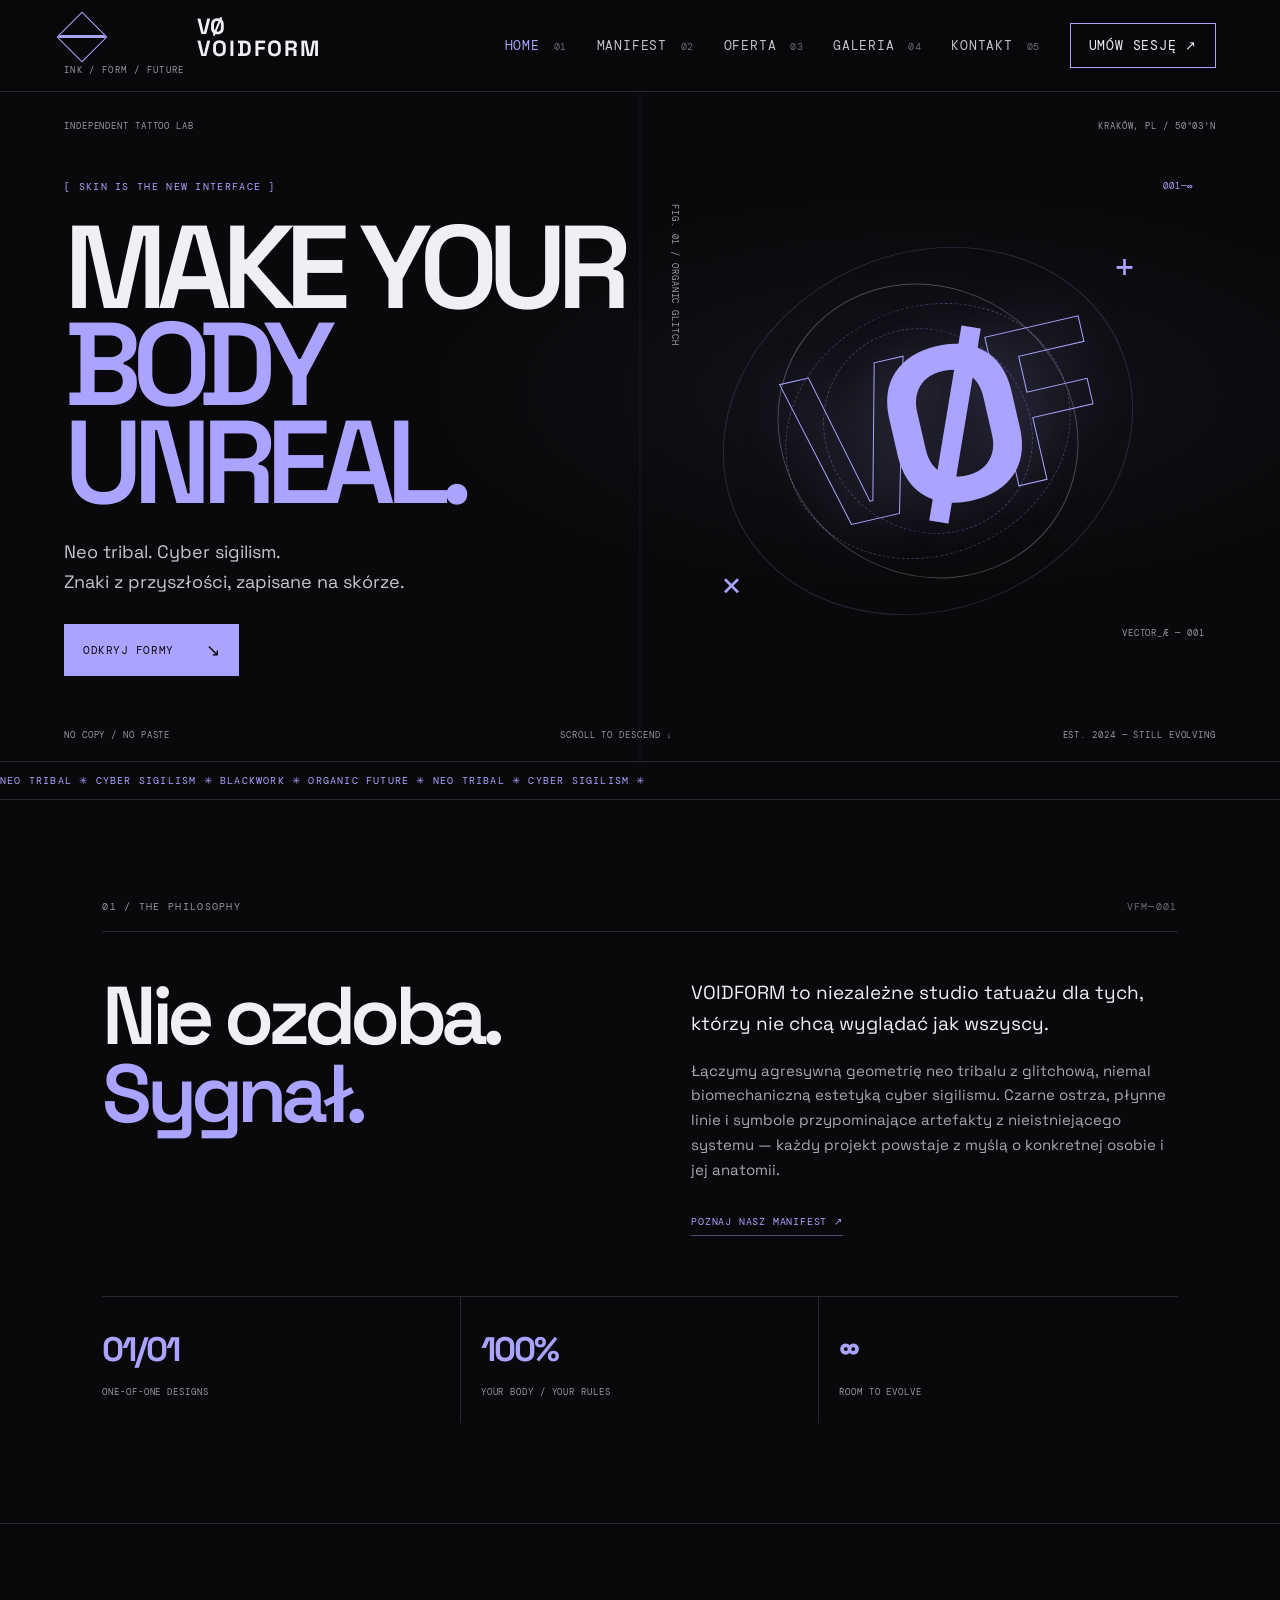
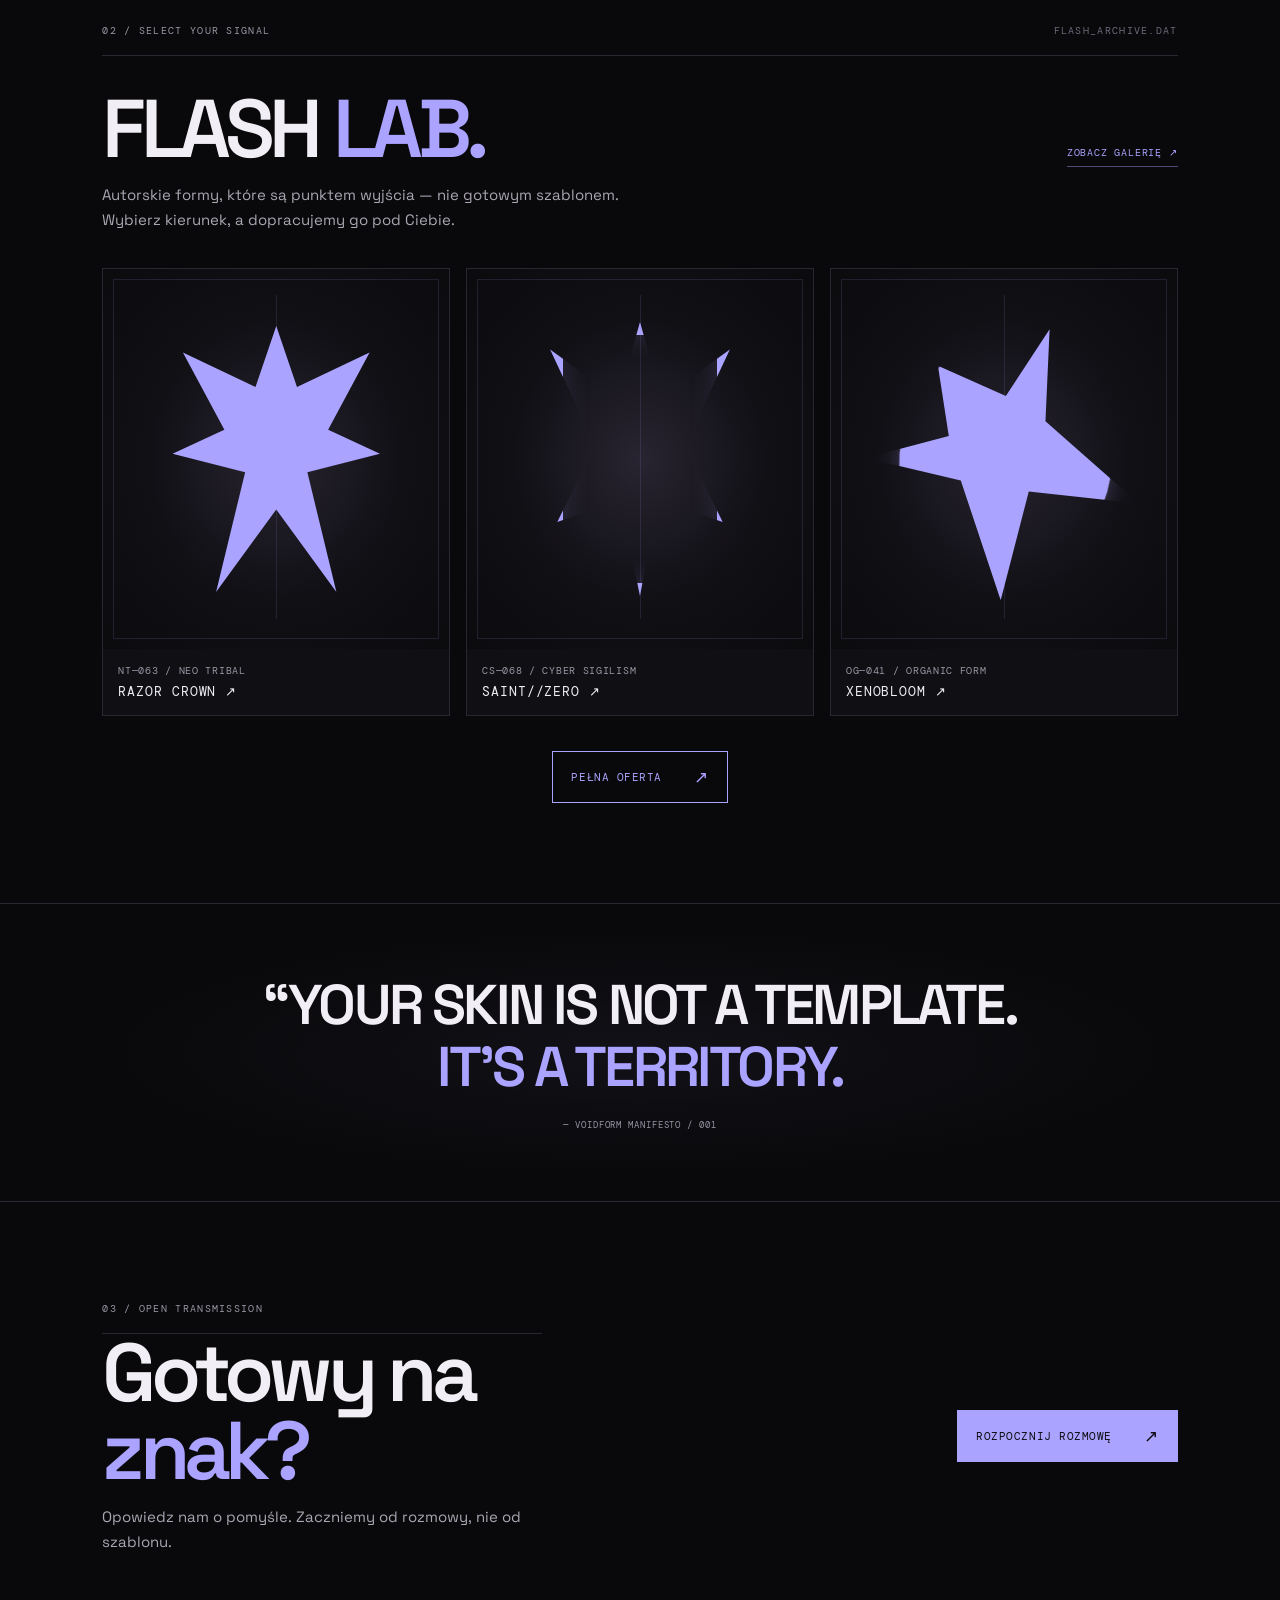
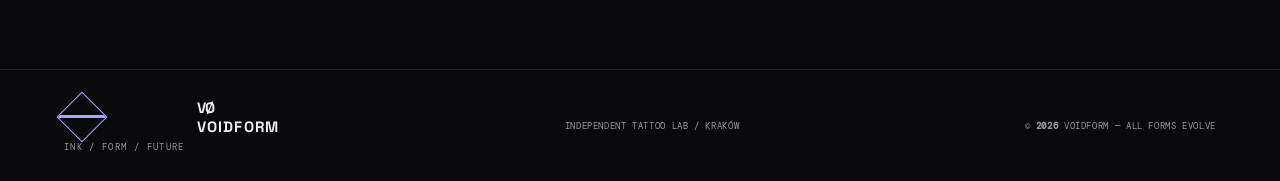
<file: index.html>
<!DOCTYPE html>
<html lang="pl">
<head>
  <meta charset="UTF-8"><meta name="viewport" content="width=device-width, initial-scale=1">
  <meta name="theme-color" content="#09090b">
  <meta name="description" content="VOIDFORM — niezależne studio tatuażu. Neo tribal, cyber sigilism i autorskie formy.">
  <title>VOIDFORM® — Tattoo Lab</title><link rel="stylesheet" href="style.css">
</head>
<body>
<header class="site-header">
  <a class="brand" href="index.html" aria-label="VOIDFORM strona główna">VØ<span>VOIDFORM</span><small>INK / FORM / FUTURE</small></a>
  <button class="menu-toggle" aria-label="Otwórz menu" aria-expanded="false">☰</button>
  <nav class="nav"><a class="active" href="index.html">Home <i>01</i></a><a href="about.html">Manifest <i>02</i></a><a href="offer.html">Oferta <i>03</i></a><a href="gallery.html">Galeria <i>04</i></a><a href="contact.html">Kontakt <i>05</i></a><a class="nav-cta" href="contact.html">Umów sesję ↗</a></nav>
</header>
<main>
  <section class="hero">
    <div class="hero-meta"><span>INDEPENDENT TATTOO LAB</span><span>KRAKÓW, PL / 50°03'N</span></div>
    <div class="hero-copy"><p class="eyebrow">[ SKIN IS THE NEW INTERFACE ]</p><h1>MAKE YOUR<br><em>BODY UNREAL.</em></h1><p class="hero-sub">Neo tribal. Cyber sigilism.<br>Znaki z przyszłości, zapisane na skórze.</p><a class="button" href="offer.html">Odkryj formy <span>↘</span></a></div>
    <div class="hero-art" aria-label="Abstrakcyjna grafika inspirowana neo tribal">
      <div class="orbit orbit-one"></div><div class="orbit orbit-two"></div><div class="sigil">V<span>Ø</span>F</div><div class="art-cross cross-one">+</div><div class="art-cross cross-two">×</div><div class="art-label label-a">FIG. 01 / ORGANIC GLITCH</div><div class="art-label label-b">VECTOR_Æ — 001</div><div class="art-index">001—∞</div>
    </div>
    <div class="hero-bottom"><span>NO COPY / NO PASTE</span><span>SCROLL TO DESCEND ↓</span><span>EST. 2024 — STILL EVOLVING</span></div>
  </section>
  <div class="ticker"><div>NEO TRIBAL ✳ CYBER SIGILISM ✳ BLACKWORK ✳ ORGANIC FUTURE ✳ NEO TRIBAL ✳ CYBER SIGILISM ✳</div></div>
  <section class="section philosophy">
    <div class="section-code">01 / THE PHILOSOPHY <span>VFM—001</span></div>
    <div class="two-col"><h2>Nie ozdoba.<br><em>Sygnał.</em></h2><div><p class="lead">VOIDFORM to niezależne studio tatuażu dla tych, którzy nie chcą wyglądać jak wszyscy.</p><p>Łączymy agresywną geometrię neo tribalu z glitchową, niemal biomechaniczną estetyką cyber sigilismu. Czarne ostrza, płynne linie i symbole przypominające artefakty z nieistniejącego systemu — każdy projekt powstaje z myślą o konkretnej osobie i jej anatomii.</p><a class="text-link" href="about.html">Poznaj nasz manifest ↗</a></div></div>
    <div class="stat-row"><div><strong>01/01</strong><span>ONE-OF-ONE DESIGNS</span></div><div><strong>100%</strong><span>YOUR BODY / YOUR RULES</span></div><div><strong>∞</strong><span>ROOM TO EVOLVE</span></div></div>
  </section>
  <section class="section featured">
    <div class="section-code">02 / SELECT YOUR SIGNAL <span>FLASH_ARCHIVE.DAT</span></div><div class="section-heading"><h2>FLASH <em>LAB.</em></h2><a class="text-link" href="gallery.html">Zobacz galerię ↗</a></div>
    <p class="section-intro">Autorskie formy, które są punktem wyjścia — nie gotowym szablonem. Wybierz kierunek, a dopracujemy go pod Ciebie.</p>
    <div class="art-grid">
      <a class="art-card art-card-a" href="gallery.html"><div class="artwork artwork-razor"><span></span></div><div class="card-meta"><span>NT—063 / NEO TRIBAL</span><b>RAZOR CROWN ↗</b></div></a>
      <a class="art-card art-card-b" href="gallery.html"><div class="artwork artwork-sigil"><span></span></div><div class="card-meta"><span>CS—068 / CYBER SIGILISM</span><b>SAINT//ZERO ↗</b></div></a>
      <a class="art-card art-card-c" href="gallery.html"><div class="artwork artwork-organic"><span></span></div><div class="card-meta"><span>OG—041 / ORGANIC FORM</span><b>XENOBLOOM ↗</b></div></a>
    </div>
    <div class="center"><a class="button button-ghost" href="offer.html">Pełna oferta <span>↗</span></a></div>
  </section>
  <section class="manifest-band"><span>“YOUR SKIN IS NOT A TEMPLATE.</span><strong>IT'S A TERRITORY.</strong><small>— VOIDFORM MANIFESTO / 001</small></section>
  <section class="section contact-strip"><div><div class="section-code">03 / OPEN TRANSMISSION</div><h2>Gotowy na<br><em>znak?</em></h2><p>Opowiedz nam o pomyśle. Zaczniemy od rozmowy, nie od szablonu.</p></div><a class="button" href="contact.html">Rozpocznij rozmowę <span>↗</span></a></section>
</main>
<footer class="footer"><a class="brand" href="index.html">VØ<span>VOIDFORM</span><small>INK / FORM / FUTURE</small></a><span>INDEPENDENT TATTOO LAB / KRAKÓW</span><span>© <b class="year"></b> VOIDFORM — ALL FORMS EVOLVE</span></footer>
<script src="script.js"></script></body></html>
</file>
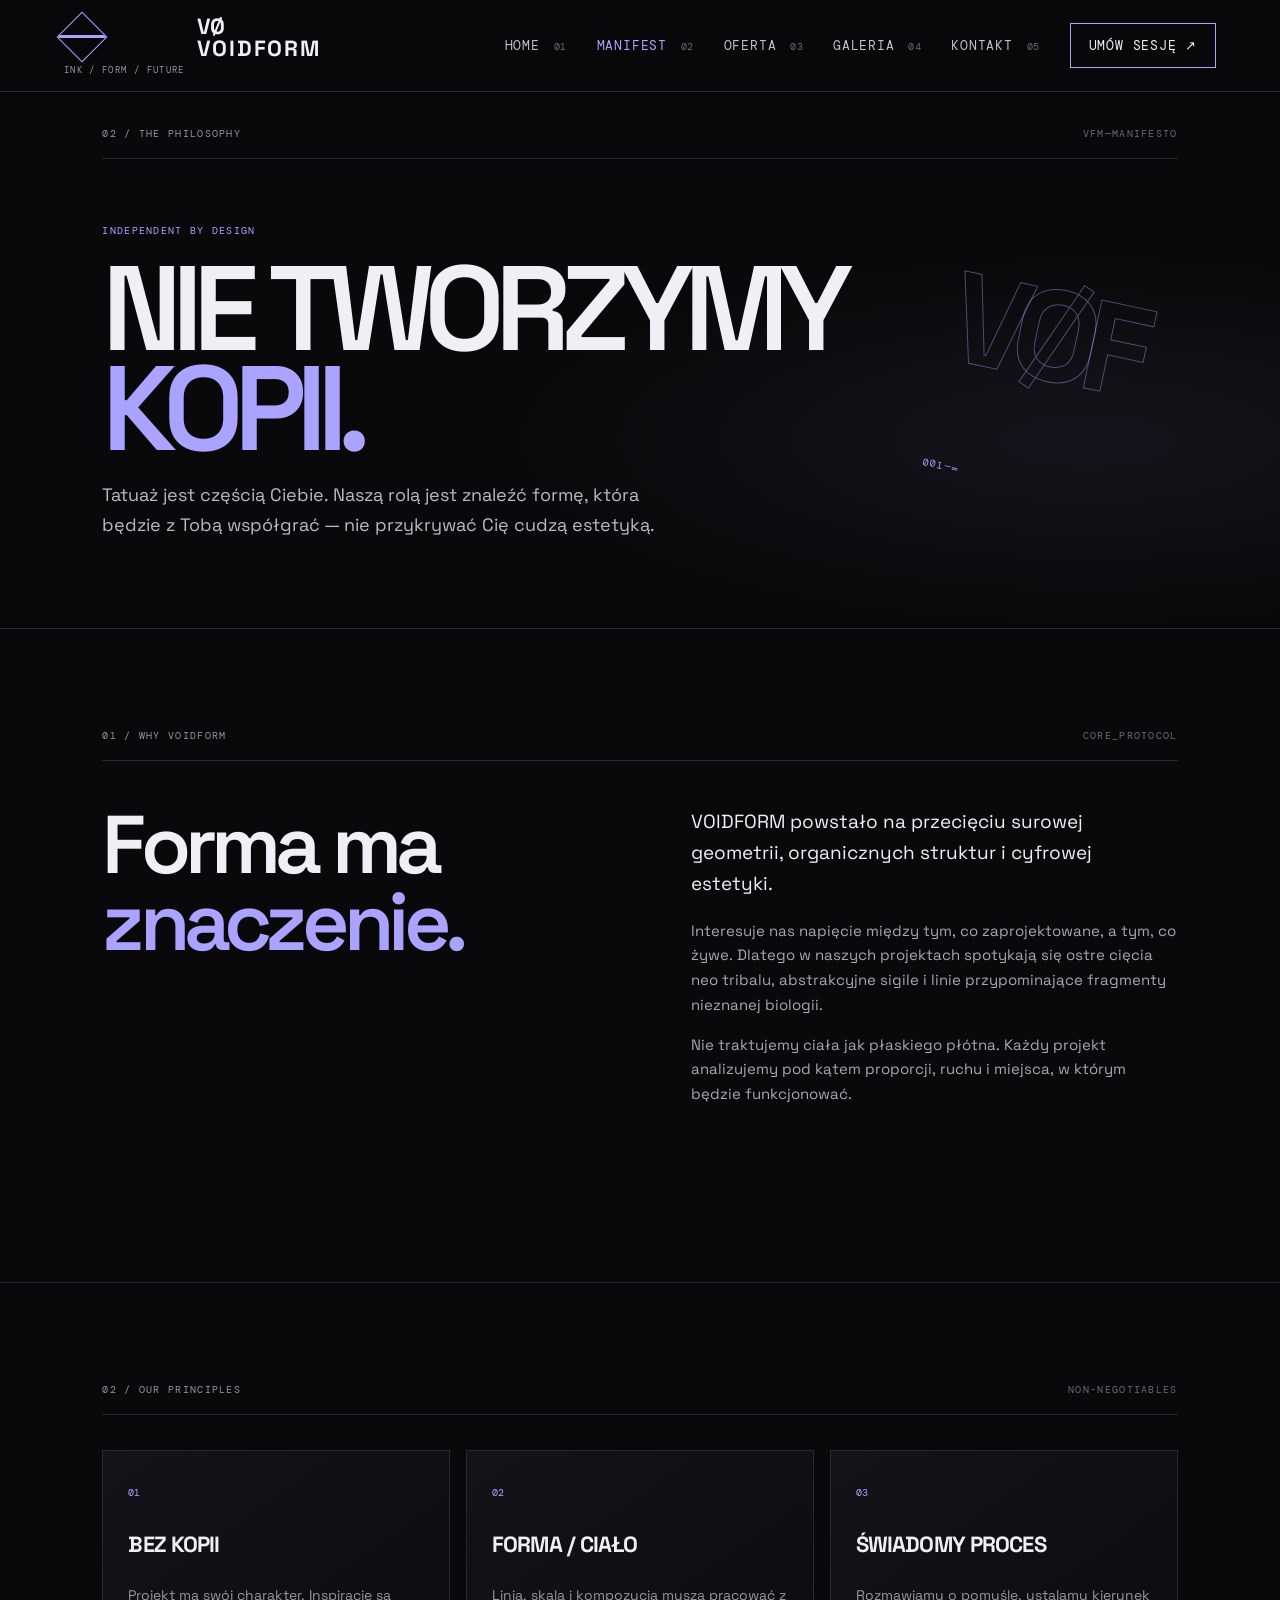
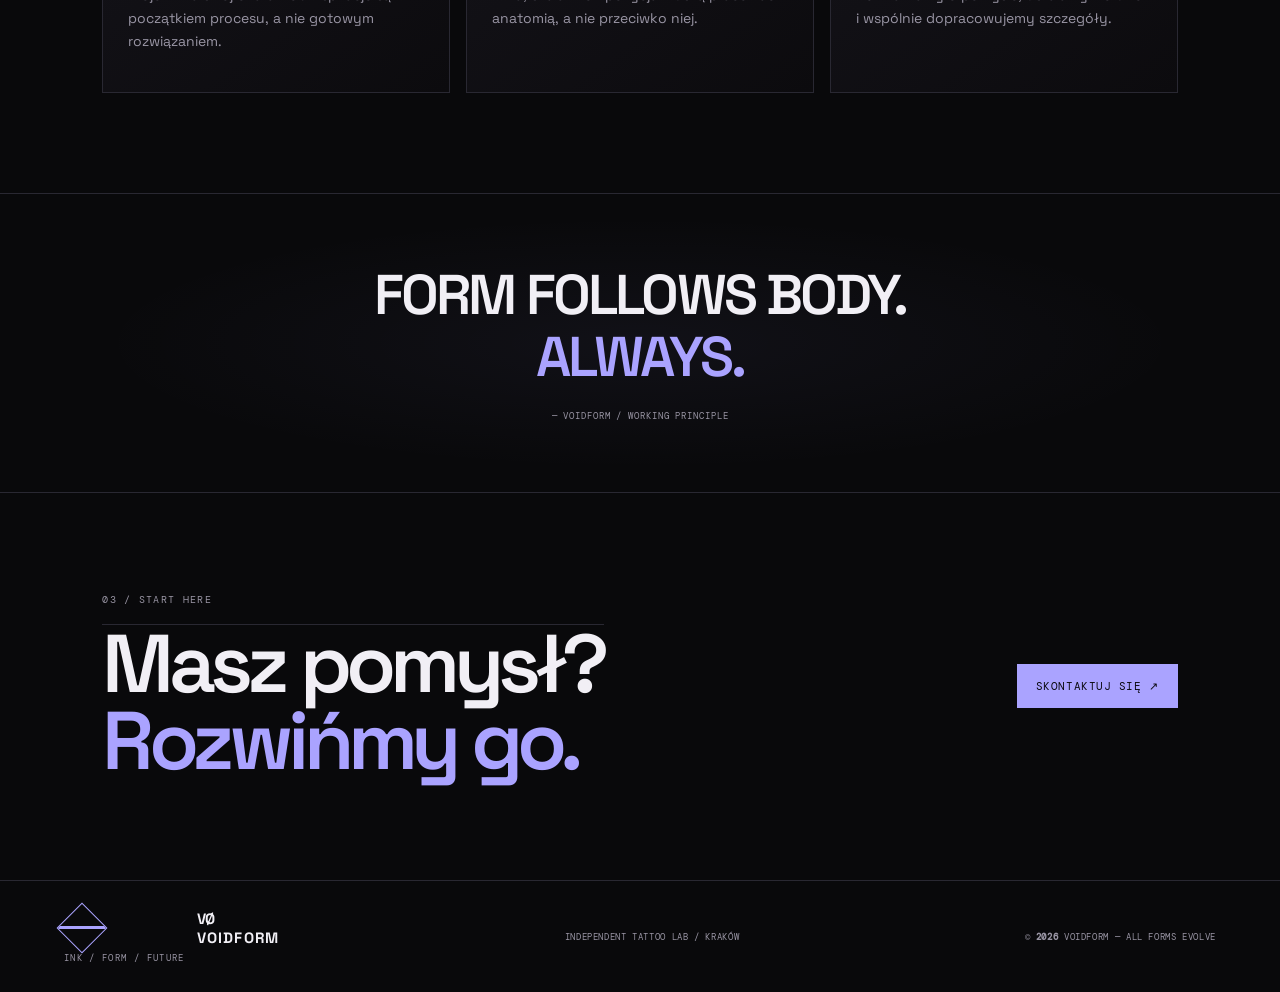
<file: about.html>
<!DOCTYPE html>
<html lang="pl"><head><meta charset="UTF-8"><meta name="viewport" content="width=device-width, initial-scale=1"><meta name="theme-color" content="#09090b"><title>Manifest — VOIDFORM®</title><link rel="stylesheet" href="style.css"></head>
<body><header class="site-header"><a class="brand" href="index.html">VØ<span>VOIDFORM</span><small>INK / FORM / FUTURE</small></a><button class="menu-toggle" aria-label="Otwórz menu" aria-expanded="false">☰</button><nav class="nav"><a href="index.html">Home <i>01</i></a><a class="active" href="about.html">Manifest <i>02</i></a><a href="offer.html">Oferta <i>03</i></a><a href="gallery.html">Galeria <i>04</i></a><a href="contact.html">Kontakt <i>05</i></a><a class="nav-cta" href="contact.html">Umów sesję ↗</a></nav></header>
<main><section class="page-hero"><div class="section-code">02 / THE PHILOSOPHY <span>VFM—MANIFESTO</span></div><p class="eyebrow">INDEPENDENT BY DESIGN</p><h1>NIE TWORZYMY<br><em>KOPII.</em></h1><p class="page-lead">Tatuaż jest częścią Ciebie. Naszą rolą jest znaleźć formę, która będzie z Tobą współgrać — nie przykrywać Cię cudzą estetyką.</p><div class="page-hero-mark">VØF<br><small>001—∞</small></div></section>
<section class="section"><div class="section-code">01 / WHY VOIDFORM <span>CORE_PROTOCOL</span></div><div class="two-col"><h2>Forma ma<br><em>znaczenie.</em></h2><div><p class="lead">VOIDFORM powstało na przecięciu surowej geometrii, organicznych struktur i cyfrowej estetyki.</p><p>Interesuje nas napięcie między tym, co zaprojektowane, a tym, co żywe. Dlatego w naszych projektach spotykają się ostre cięcia neo tribalu, abstrakcyjne sigile i linie przypominające fragmenty nieznanej biologii.</p><p>Nie traktujemy ciała jak płaskiego płótna. Każdy projekt analizujemy pod kątem proporcji, ruchu i miejsca, w którym będzie funkcjonować.</p></div></div></section>
<section class="section values"><div class="section-code">02 / OUR PRINCIPLES <span>NON-NEGOTIABLES</span></div><div class="value-grid"><article><span>01</span><h3>BEZ KOPII</h3><p>Projekt ma swój charakter. Inspiracje są początkiem procesu, a nie gotowym rozwiązaniem.</p></article><article><span>02</span><h3>FORMA / CIAŁO</h3><p>Linia, skala i kompozycja muszą pracować z anatomią, a nie przeciwko niej.</p></article><article><span>03</span><h3>ŚWIADOMY PROCES</h3><p>Rozmawiamy o pomyśle, ustalamy kierunek i wspólnie dopracowujemy szczegóły.</p></article></div></section>
<section class="manifest-band"><span>FORM FOLLOWS BODY.</span><strong>ALWAYS.</strong><small>— VOIDFORM / WORKING PRINCIPLE</small></section>
<section class="section contact-strip"><div><div class="section-code">03 / START HERE</div><h2>Masz pomysł?<br><em>Rozwińmy go.</em></h2></div><a class="button" href="contact.html">Skontaktuj się ↗</a></section></main>
<footer class="footer"><a class="brand" href="index.html">VØ<span>VOIDFORM</span><small>INK / FORM / FUTURE</small></a><span>INDEPENDENT TATTOO LAB / KRAKÓW</span><span>© <b class="year"></b> VOIDFORM — ALL FORMS EVOLVE</span></footer><script src="script.js"></script></body></html>
</file>
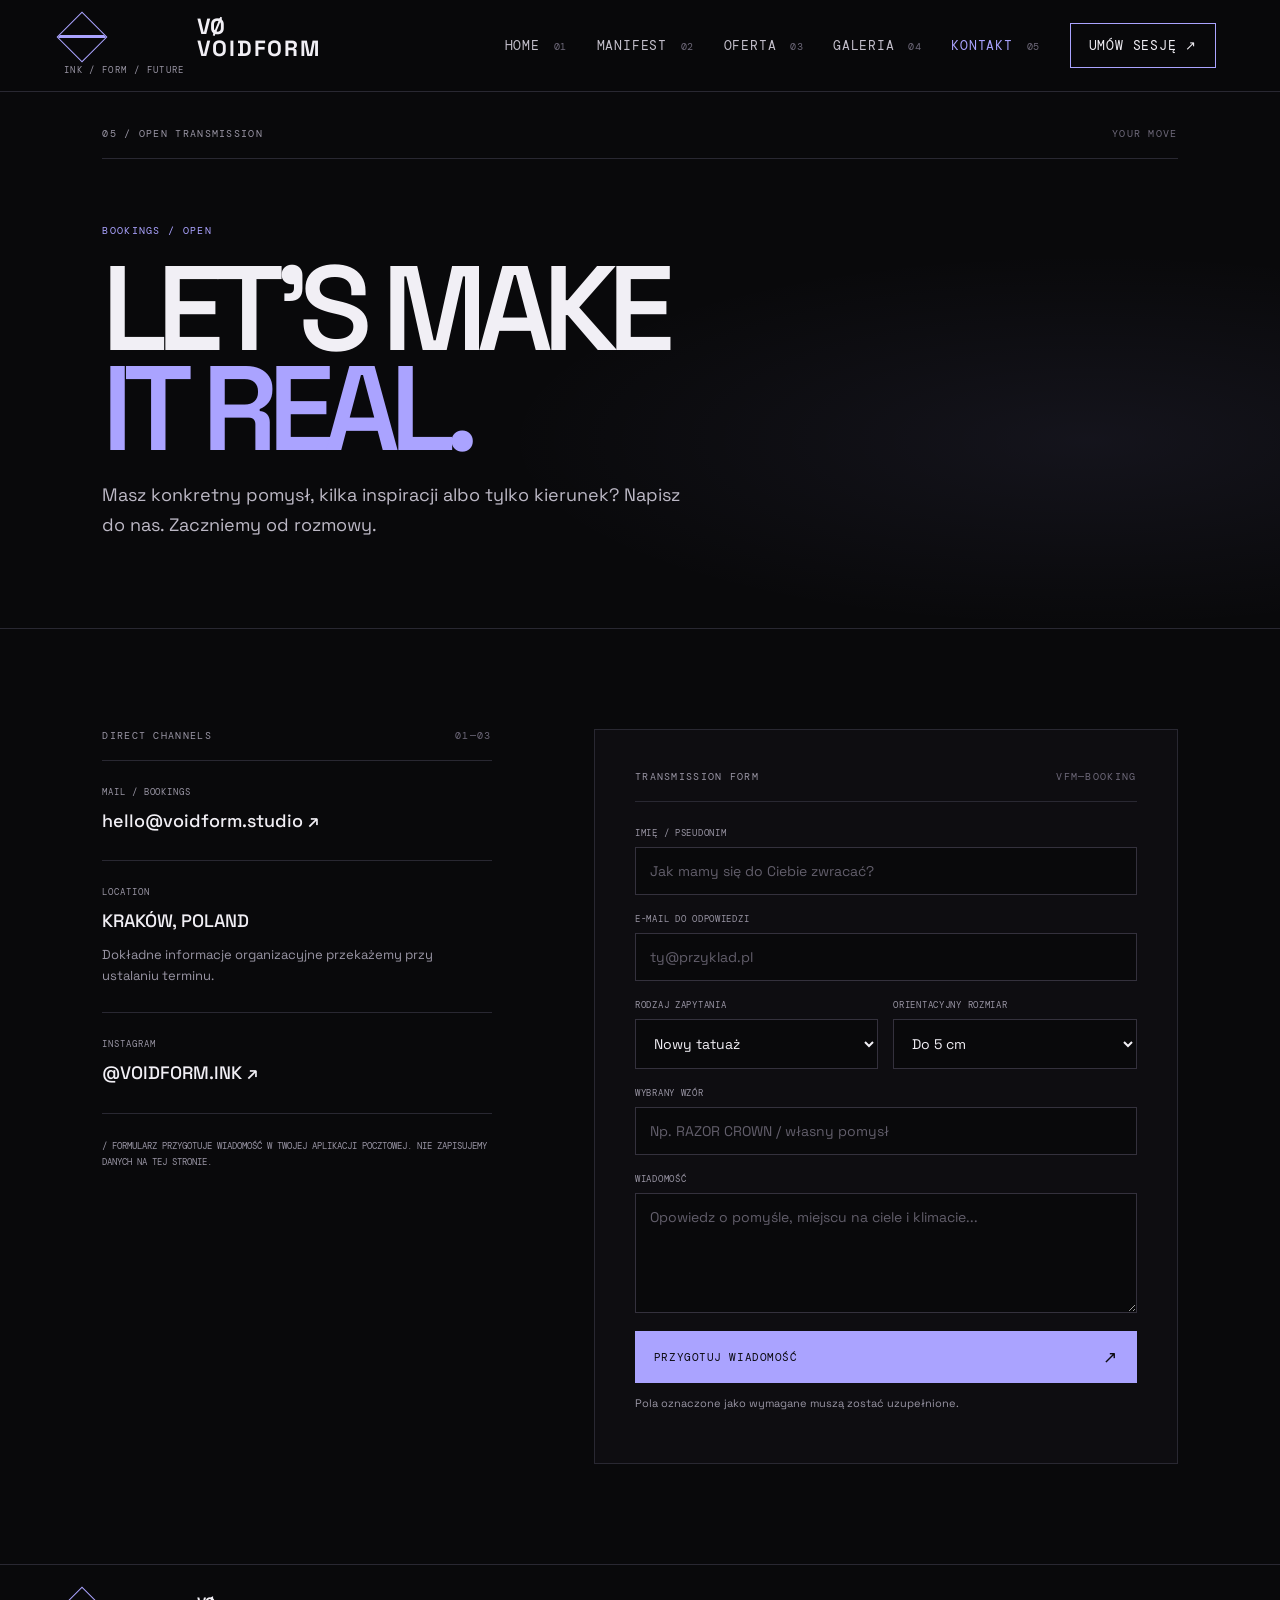
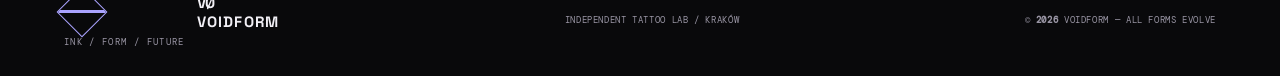
<file: contact.html>
<!DOCTYPE html>
<html lang="pl"><head><meta charset="UTF-8"><meta name="viewport" content="width=device-width, initial-scale=1"><meta name="theme-color" content="#09090b"><title>Kontakt / Bookings — VOIDFORM®</title><link rel="stylesheet" href="style.css"></head>
<body><header class="site-header"><a class="brand" href="index.html">VØ<span>VOIDFORM</span><small>INK / FORM / FUTURE</small></a><button class="menu-toggle" aria-label="Otwórz menu" aria-expanded="false">☰</button><nav class="nav"><a href="index.html">Home <i>01</i></a><a href="about.html">Manifest <i>02</i></a><a href="offer.html">Oferta <i>03</i></a><a href="gallery.html">Galeria <i>04</i></a><a class="active" href="contact.html">Kontakt <i>05</i></a><a class="nav-cta" href="contact.html">Umów sesję ↗</a></nav></header>
<main><section class="page-hero contact-hero"><div class="section-code">05 / OPEN TRANSMISSION <span>YOUR MOVE</span></div><p class="eyebrow">BOOKINGS / OPEN</p><h1>LET'S MAKE<br><em>IT REAL.</em></h1><p class="page-lead">Masz konkretny pomysł, kilka inspiracji albo tylko kierunek? Napisz do nas. Zaczniemy od rozmowy.</p></section>
<section class="section contact-layout"><div class="contact-details"><div class="section-code">DIRECT CHANNELS <span>01—03</span></div><div class="contact-item"><span>MAIL / BOOKINGS</span><a href="mailto:hello@voidform.studio">hello@voidform.studio ↗</a></div><div class="contact-item"><span>LOCATION</span><strong>KRAKÓW, POLAND</strong><p>Dokładne informacje organizacyjne przekażemy przy ustalaniu terminu.</p></div><div class="contact-item"><span>INSTAGRAM</span><a href="https://www.instagram.com/" target="_blank" rel="noreferrer">@VOIDFORM.INK ↗</a></div><div class="contact-warning">/ FORMULARZ PRZYGOTUJE WIADOMOŚĆ W TWOJEJ APLIKACJI POCZTOWEJ. NIE ZAPISUJEMY DANYCH NA TEJ STRONIE.</div></div>
<form class="contact-form" id="contact-form"><div class="section-code">TRANSMISSION FORM <span>VFM—BOOKING</span></div><label>IMIĘ / PSEUDONIM<input name="name" required placeholder="Jak mamy się do Ciebie zwracać?"></label><label>E-MAIL DO ODPOWIEDZI<input name="email" type="email" required placeholder="ty@przyklad.pl"></label><div class="form-pair"><label>RODZAJ ZAPYTANIA<select name="type"><option>Nowy tatuaż</option><option>Projekt custom</option><option>Wzór z Flash Lab</option><option>Konsultacja</option><option>Inne</option></select></label><label>ORIENTACYJNY ROZMIAR<select name="size"><option>Do 5 cm</option><option>5–10 cm</option><option>10–20 cm</option><option>Większy projekt</option><option>Do ustalenia</option></select></label></div><label>WYBRANY WZÓR<input id="design-field" name="design" placeholder="Np. RAZOR CROWN / własny pomysł"></label><label>WIADOMOŚĆ<textarea name="message" rows="5" required placeholder="Opowiedz o pomyśle, miejscu na ciele i klimacie..."></textarea></label><button class="button submit-button" type="submit">Przygotuj wiadomość <span>↗</span></button><p class="form-status" id="form-status" aria-live="polite">Pola oznaczone jako wymagane muszą zostać uzupełnione.</p></form></section></main>
<footer class="footer"><a class="brand" href="index.html">VØ<span>VOIDFORM</span><small>INK / FORM / FUTURE</small></a><span>INDEPENDENT TATTOO LAB / KRAKÓW</span><span>© <b class="year"></b> VOIDFORM — ALL FORMS EVOLVE</span></footer><script src="script.js"></script></body></html>
</file>
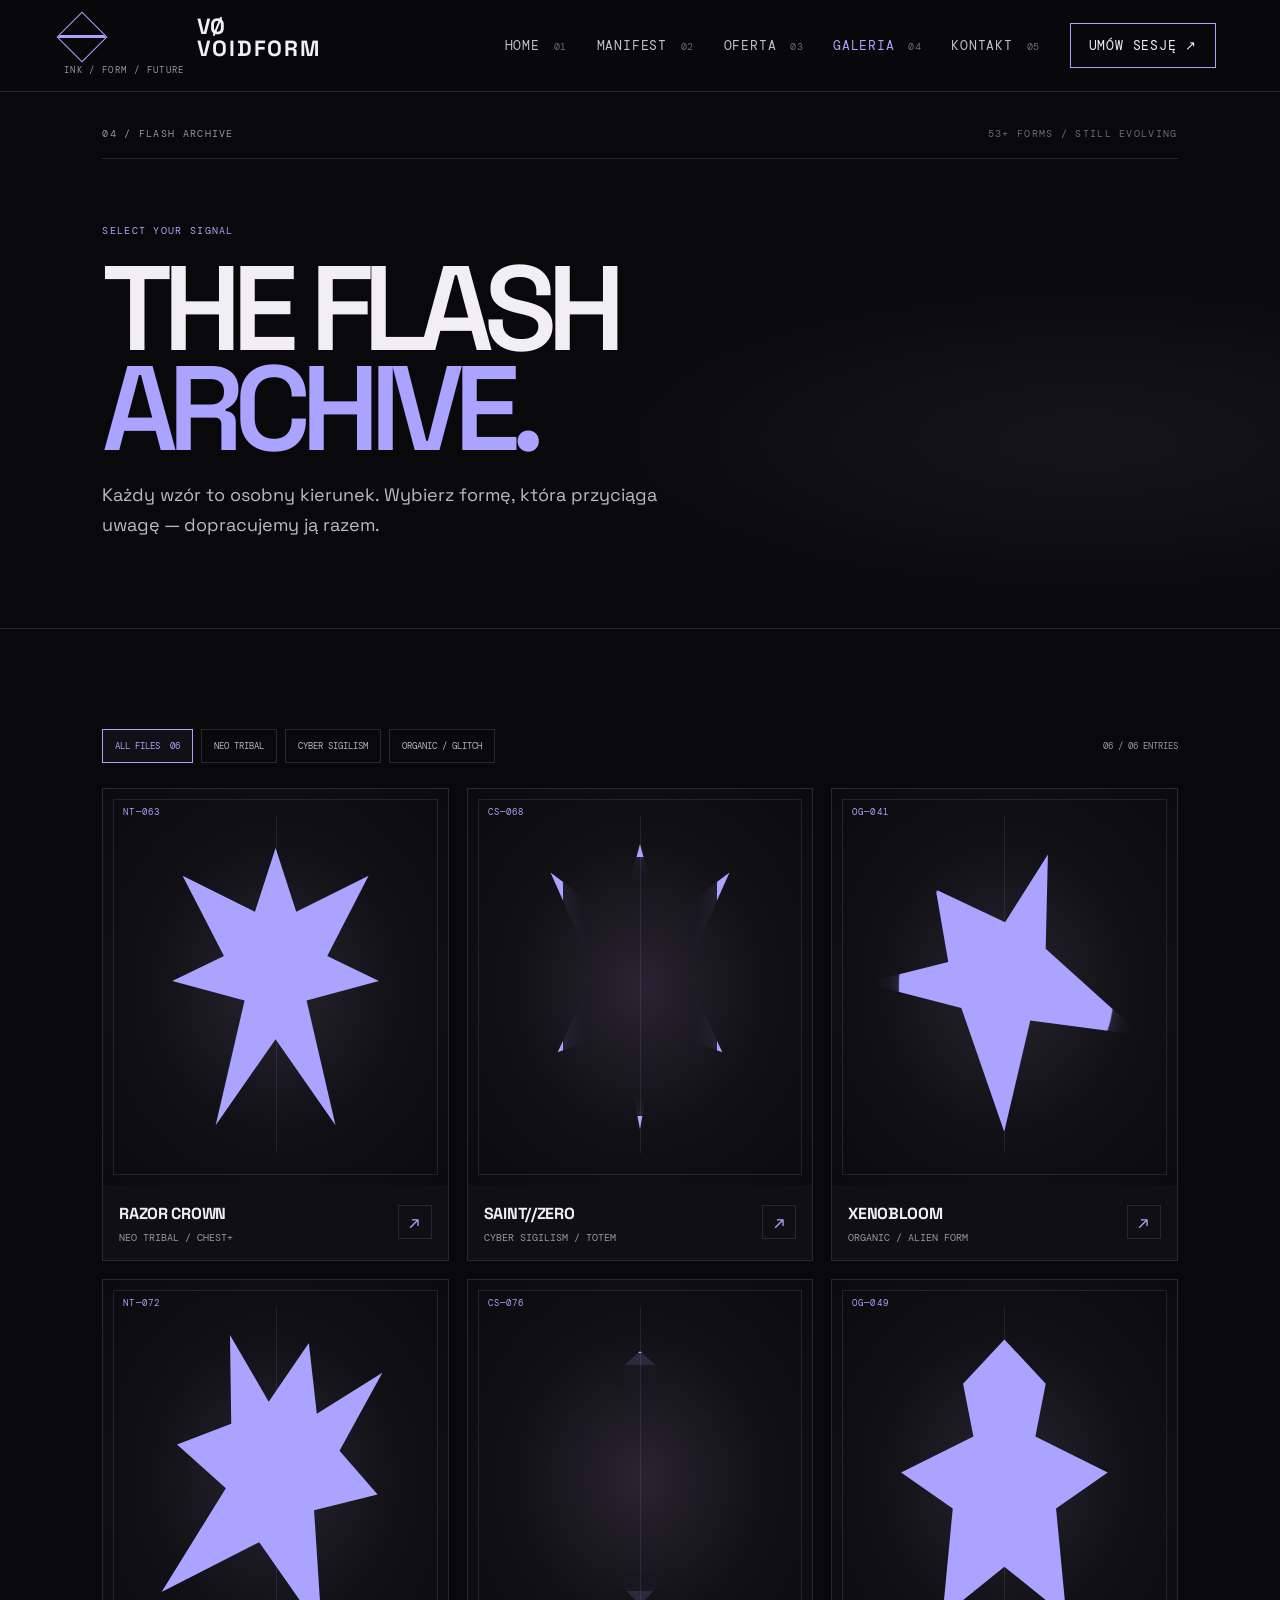
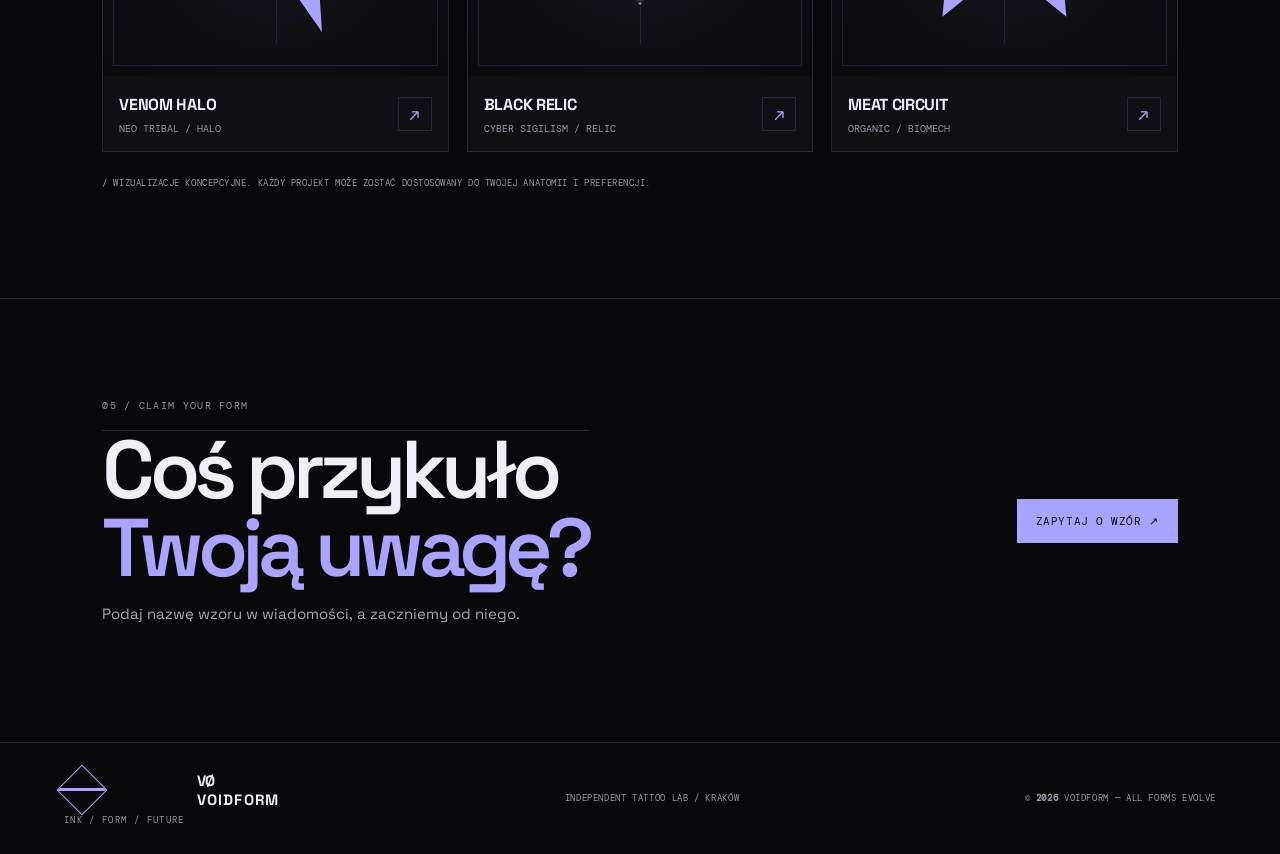
<file: gallery.html>
<!DOCTYPE html>
<html lang="pl"><head><meta charset="UTF-8"><meta name="viewport" content="width=device-width, initial-scale=1"><meta name="theme-color" content="#09090b"><title>Galeria / Flash Lab — VOIDFORM®</title><link rel="stylesheet" href="style.css"></head>
<body><header class="site-header"><a class="brand" href="index.html">VØ<span>VOIDFORM</span><small>INK / FORM / FUTURE</small></a><button class="menu-toggle" aria-label="Otwórz menu" aria-expanded="false">☰</button><nav class="nav"><a href="index.html">Home <i>01</i></a><a href="about.html">Manifest <i>02</i></a><a href="offer.html">Oferta <i>03</i></a><a class="active" href="gallery.html">Galeria <i>04</i></a><a href="contact.html">Kontakt <i>05</i></a><a class="nav-cta" href="contact.html">Umów sesję ↗</a></nav></header>
<main><section class="page-hero gallery-hero"><div class="section-code">04 / FLASH ARCHIVE <span>53+ FORMS / STILL EVOLVING</span></div><p class="eyebrow">SELECT YOUR SIGNAL</p><h1>THE FLASH<br><em>ARCHIVE.</em></h1><p class="page-lead">Każdy wzór to osobny kierunek. Wybierz formę, która przyciąga uwagę — dopracujemy ją razem.</p></section>
<section class="section gallery-section"><div class="gallery-toolbar"><div class="filter-row" role="group" aria-label="Filtruj wzory"><button class="filter-btn active" data-filter="all">ALL FILES <span>06</span></button><button class="filter-btn" data-filter="tribal">NEO TRIBAL</button><button class="filter-btn" data-filter="cyber">CYBER SIGILISM</button><button class="filter-btn" data-filter="organic">ORGANIC / GLITCH</button></div><span class="gallery-count" id="gallery-count">06 / 06 ENTRIES</span></div>
<div class="gallery-grid">
<article class="gallery-card" data-category="tribal"><div class="artwork artwork-razor"><span></span><b class="art-code">NT—063</b></div><div class="gallery-card-info"><div><h3>RAZOR CROWN</h3><p>NEO TRIBAL / CHEST+</p></div><a href="contact.html?design=RAZOR%20CROWN" aria-label="Zapytaj o Razor Crown">↗</a></div></article>
<article class="gallery-card" data-category="cyber"><div class="artwork artwork-sigil"><span></span><b class="art-code">CS—068</b></div><div class="gallery-card-info"><div><h3>SAINT//ZERO</h3><p>CYBER SIGILISM / TOTEM</p></div><a href="contact.html?design=SAINT%2F%2FZERO" aria-label="Zapytaj o Saint Zero">↗</a></div></article>
<article class="gallery-card" data-category="organic"><div class="artwork artwork-organic"><span></span><b class="art-code">OG—041</b></div><div class="gallery-card-info"><div><h3>XENOBLOOM</h3><p>ORGANIC / ALIEN FORM</p></div><a href="contact.html?design=XENOBLOOM" aria-label="Zapytaj o Xenobloom">↗</a></div></article>
<article class="gallery-card" data-category="tribal"><div class="artwork artwork-venom"><span></span><b class="art-code">NT—072</b></div><div class="gallery-card-info"><div><h3>VENOM HALO</h3><p>NEO TRIBAL / HALO</p></div><a href="contact.html?design=VENOM%20HALO" aria-label="Zapytaj o Venom Halo">↗</a></div></article>
<article class="gallery-card" data-category="cyber"><div class="artwork artwork-relic"><span></span><b class="art-code">CS—076</b></div><div class="gallery-card-info"><div><h3>BLACK RELIC</h3><p>CYBER SIGILISM / RELIC</p></div><a href="contact.html?design=BLACK%20RELIC" aria-label="Zapytaj o Black Relic">↗</a></div></article>
<article class="gallery-card" data-category="organic"><div class="artwork artwork-biomech"><span></span><b class="art-code">OG—049</b></div><div class="gallery-card-info"><div><h3>MEAT CIRCUIT</h3><p>ORGANIC / BIOMECH</p></div><a href="contact.html?design=MEAT%20CIRCUIT" aria-label="Zapytaj o Meat Circuit">↗</a></div></article>
</div><p class="gallery-note">/ WIZUALIZACJE KONCEPCYJNE. KAŻDY PROJEKT MOŻE ZOSTAĆ DOSTOSOWANY DO TWOJEJ ANATOMII I PREFERENCJI.</p></section>
<section class="section contact-strip"><div><div class="section-code">05 / CLAIM YOUR FORM</div><h2>Coś przykuło<br><em>Twoją uwagę?</em></h2><p>Podaj nazwę wzoru w wiadomości, a zaczniemy od niego.</p></div><a class="button" href="contact.html">Zapytaj o wzór ↗</a></section></main>
<footer class="footer"><a class="brand" href="index.html">VØ<span>VOIDFORM</span><small>INK / FORM / FUTURE</small></a><span>INDEPENDENT TATTOO LAB / KRAKÓW</span><span>© <b class="year"></b> VOIDFORM — ALL FORMS EVOLVE</span></footer><script src="script.js"></script></body></html>
</file>
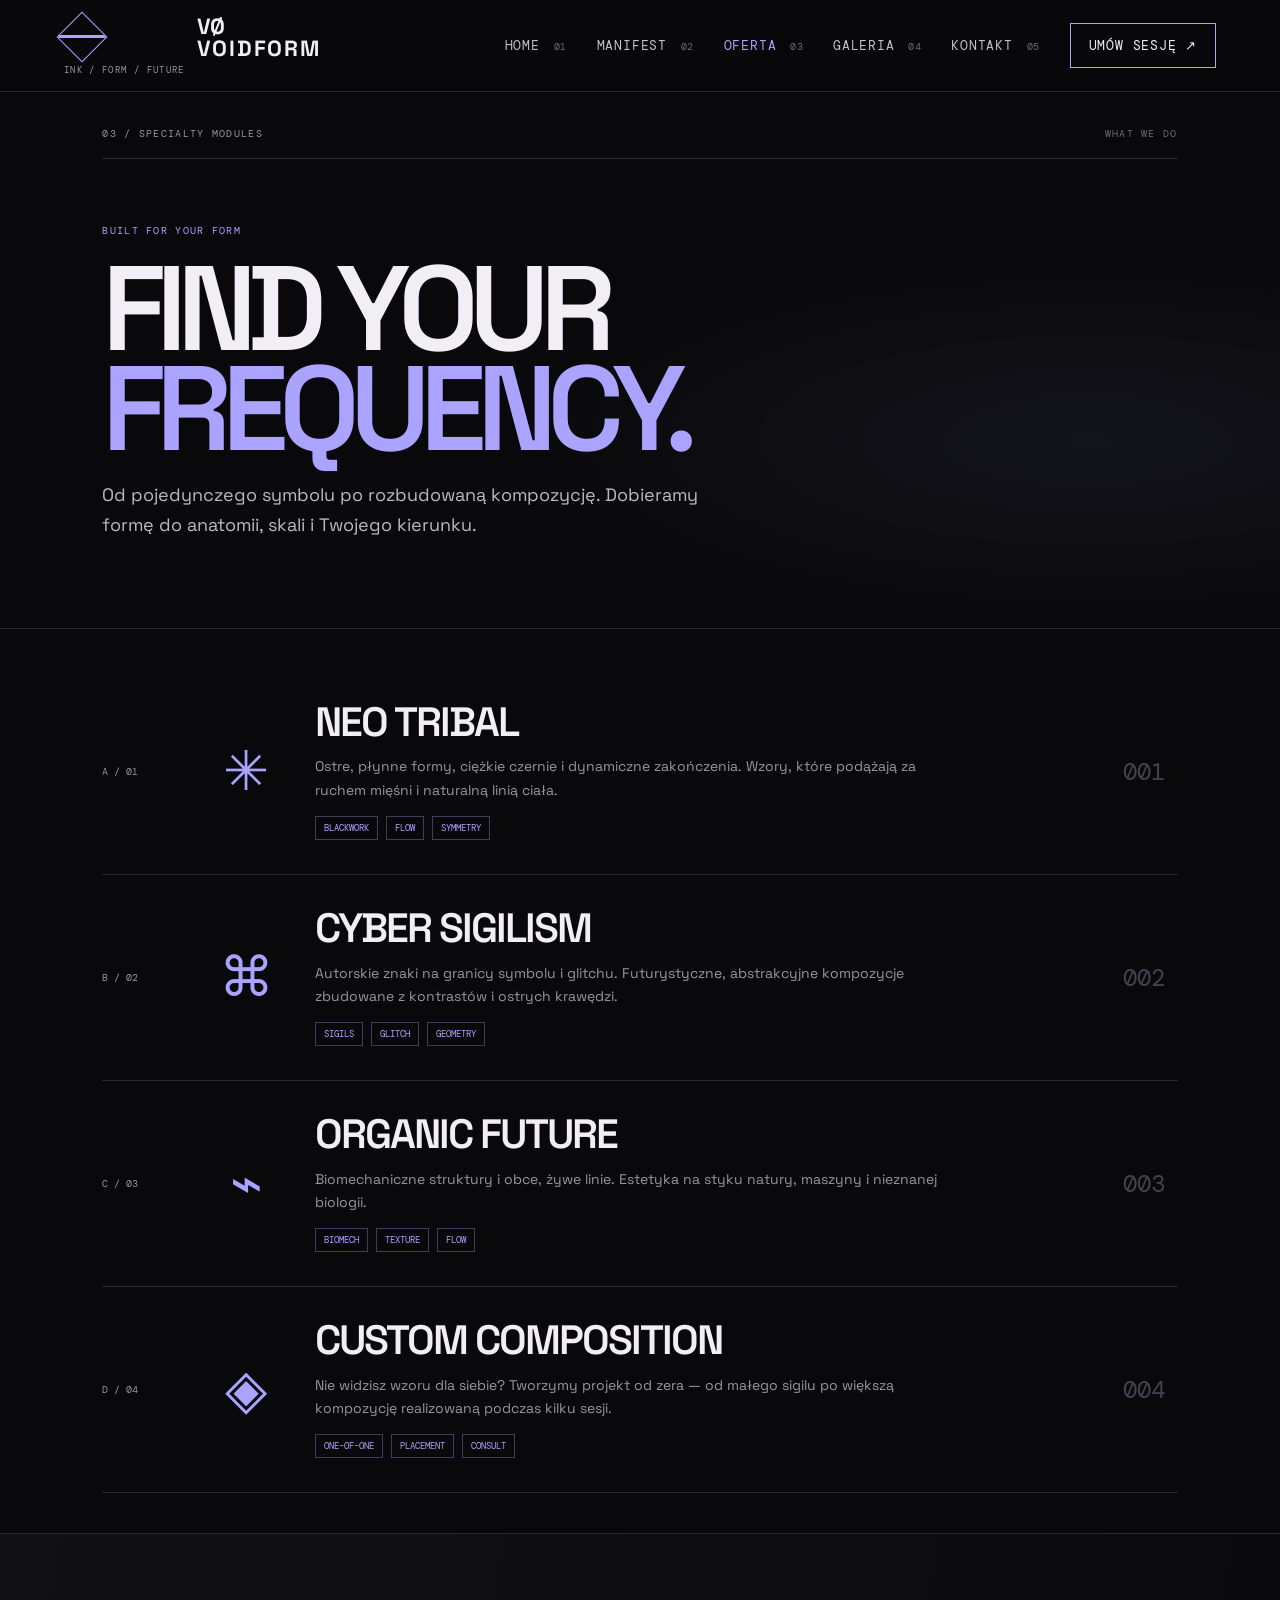
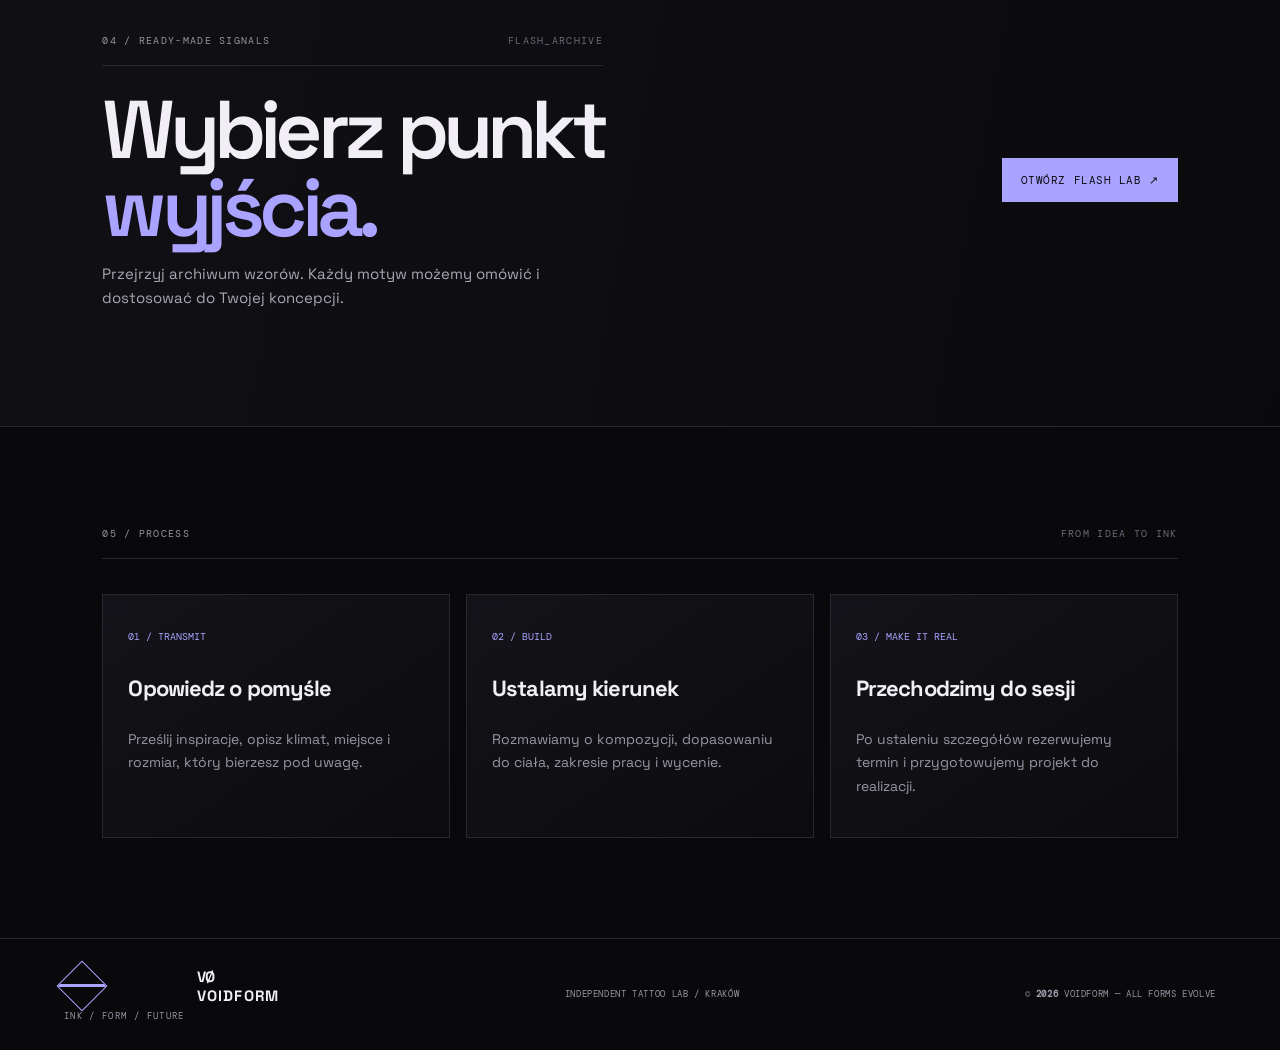
<file: offer.html>
<!DOCTYPE html>
<html lang="pl"><head><meta charset="UTF-8"><meta name="viewport" content="width=device-width, initial-scale=1"><meta name="theme-color" content="#09090b"><title>Oferta — VOIDFORM®</title><link rel="stylesheet" href="style.css"></head>
<body><header class="site-header"><a class="brand" href="index.html">VØ<span>VOIDFORM</span><small>INK / FORM / FUTURE</small></a><button class="menu-toggle" aria-label="Otwórz menu" aria-expanded="false">☰</button><nav class="nav"><a href="index.html">Home <i>01</i></a><a href="about.html">Manifest <i>02</i></a><a class="active" href="offer.html">Oferta <i>03</i></a><a href="gallery.html">Galeria <i>04</i></a><a href="contact.html">Kontakt <i>05</i></a><a class="nav-cta" href="contact.html">Umów sesję ↗</a></nav></header>
<main><section class="page-hero offer-hero"><div class="section-code">03 / SPECIALTY MODULES <span>WHAT WE DO</span></div><p class="eyebrow">BUILT FOR YOUR FORM</p><h1>FIND YOUR<br><em>FREQUENCY.</em></h1><p class="page-lead">Od pojedynczego symbolu po rozbudowaną kompozycję. Dobieramy formę do anatomii, skali i Twojego kierunku.</p></section>
<section class="section service-list"><article class="service-row"><div class="service-id">A / 01</div><div class="service-symbol symbol-tribal">✳</div><div class="service-copy"><h2>NEO TRIBAL</h2><p>Ostre, płynne formy, ciężkie czernie i dynamiczne zakończenia. Wzory, które podążają za ruchem mięśni i naturalną linią ciała.</p><div class="tags"><span>BLACKWORK</span><span>FLOW</span><span>SYMMETRY</span></div></div><div class="service-index">001</div></article>
<article class="service-row"><div class="service-id">B / 02</div><div class="service-symbol symbol-cyber">⌘</div><div class="service-copy"><h2>CYBER SIGILISM</h2><p>Autorskie znaki na granicy symbolu i glitchu. Futurystyczne, abstrakcyjne kompozycje zbudowane z kontrastów i ostrych krawędzi.</p><div class="tags"><span>SIGILS</span><span>GLITCH</span><span>GEOMETRY</span></div></div><div class="service-index">002</div></article>
<article class="service-row"><div class="service-id">C / 03</div><div class="service-symbol symbol-organic">⌁</div><div class="service-copy"><h2>ORGANIC FUTURE</h2><p>Biomechaniczne struktury i obce, żywe linie. Estetyka na styku natury, maszyny i nieznanej biologii.</p><div class="tags"><span>BIOMECH</span><span>TEXTURE</span><span>FLOW</span></div></div><div class="service-index">003</div></article>
<article class="service-row"><div class="service-id">D / 04</div><div class="service-symbol symbol-custom">◈</div><div class="service-copy"><h2>CUSTOM COMPOSITION</h2><p>Nie widzisz wzoru dla siebie? Tworzymy projekt od zera — od małego sigilu po większą kompozycję realizowaną podczas kilku sesji.</p><div class="tags"><span>ONE-OF-ONE</span><span>PLACEMENT</span><span>CONSULT</span></div></div><div class="service-index">004</div></article></section>
<section class="section flash-cta"><div><div class="section-code">04 / READY-MADE SIGNALS <span>FLASH_ARCHIVE</span></div><h2>Wybierz punkt<br><em>wyjścia.</em></h2><p>Przejrzyj archiwum wzorów. Każdy motyw możemy omówić i dostosować do Twojej koncepcji.</p></div><a class="button" href="gallery.html">Otwórz Flash Lab ↗</a></section>
<section class="section"><div class="section-code">05 / PROCESS <span>FROM IDEA TO INK</span></div><div class="process-grid"><article><span>01 / TRANSMIT</span><h3>Opowiedz o pomyśle</h3><p>Prześlij inspiracje, opisz klimat, miejsce i rozmiar, który bierzesz pod uwagę.</p></article><article><span>02 / BUILD</span><h3>Ustalamy kierunek</h3><p>Rozmawiamy o kompozycji, dopasowaniu do ciała, zakresie pracy i wycenie.</p></article><article><span>03 / MAKE IT REAL</span><h3>Przechodzimy do sesji</h3><p>Po ustaleniu szczegółów rezerwujemy termin i przygotowujemy projekt do realizacji.</p></article></div></section></main>
<footer class="footer"><a class="brand" href="index.html">VØ<span>VOIDFORM</span><small>INK / FORM / FUTURE</small></a><span>INDEPENDENT TATTOO LAB / KRAKÓW</span><span>© <b class="year"></b> VOIDFORM — ALL FORMS EVOLVE</span></footer><script src="script.js"></script></body></html>
</file>
<file: style.css>
@import url('https://fonts.googleapis.com/css2?family=DM+Mono:wght@400;500&family=Space+Grotesk:wght@400;500;600;700&display=swap');
:root{--bg:#09090b;--panel:#101014;--text:#f1eff5;--muted:#9995a4;--line:#292832;--acid:#aaa3ff;--mono:'DM Mono',monospace;--sans:'Space Grotesk',Arial,sans-serif}
*{box-sizing:border-box}html{scroll-behavior:smooth}body{margin:0;background:var(--bg);color:var(--text);font-family:var(--sans);font-size:16px;line-height:1.65}a{color:inherit;text-decoration:none}button,input,select,textarea{font:inherit}.site-header{height:82px;border-bottom:1px solid var(--line);display:flex;align-items:center;justify-content:space-between;padding:0 5vw;gap:24px;background:#09090bf2;position:sticky;top:0;z-index:20;backdrop-filter:blur(16px)}.brand{display:grid;grid-template-columns:auto 1fr;align-items:center;column-gap:9px;font-weight:700;letter-spacing:-.04em;font-size:19px;line-height:1}.brand:before{content:"";grid-row:span 2;width:30px;height:30px;border:1px solid var(--acid);transform:rotate(45deg);background:linear-gradient(135deg,transparent 45%,var(--acid) 46%,var(--acid) 52%,transparent 53%)}.brand span{letter-spacing:.08em}.brand small{font:8px var(--mono);letter-spacing:.15em;color:var(--muted);margin-top:5px}.nav{display:flex;align-items:center;gap:clamp(12px,2.2vw,32px)}.nav a{font:10px var(--mono);text-transform:uppercase;letter-spacing:.07em;color:#c4c0cc;white-space:nowrap;transition:color .2s}.nav a i{font-style:normal;color:#6e697a;margin-left:4px;font-size:8px}.nav a:hover,.nav a.active{color:var(--acid)}.nav .nav-cta{border:1px solid var(--acid);padding:12px 15px;color:var(--text)}.menu-toggle{display:none;background:none;color:var(--acid);border:1px solid var(--line);padding:8px 12px}.hero{min-height:670px;padding:28px 5vw 20px;display:grid;grid-template-columns:1fr 1fr;grid-template-rows:auto 1fr auto;position:relative;overflow:hidden;border-bottom:1px solid var(--line)}.hero:before{content:"";position:absolute;inset:0;background:linear-gradient(90deg,transparent 49.9%,#29283255 50%,transparent 50.1%),radial-gradient(ellipse at 72% 45%,#aaa3ff10,transparent 38%);pointer-events:none}.hero-meta,.hero-bottom{grid-column:1/-1;display:flex;justify-content:space-between;gap:18px;color:var(--muted);font:9px var(--mono);letter-spacing:.1em}.hero-copy{align-self:center;padding:35px 0 50px;z-index:1}.eyebrow,.section-code{font:10px var(--mono);letter-spacing:.13em;color:var(--acid);text-transform:uppercase}.hero h1,.page-hero h1{font-size:clamp(58px,8.6vw,124px);letter-spacing:-.085em;line-height:.83;margin:26px 0 25px;font-weight:600}.hero h1 em,.page-hero h1 em,h2 em{font-style:normal;color:var(--acid)}.hero-sub{font-size:17px;color:#c7c3ce;line-height:1.65;margin-bottom:28px}.button{display:inline-flex;align-items:center;justify-content:space-between;gap:32px;padding:14px 18px;background:var(--acid);color:#0b0a10;font:11px var(--mono);letter-spacing:.05em;text-transform:uppercase;border:1px solid var(--acid);cursor:pointer;transition:background .2s,color .2s,transform .2s}.button:hover{background:transparent;color:var(--acid);transform:translateY(-2px)}.button span{font-size:17px}.button-ghost{background:transparent;color:var(--acid)}.hero-art{position:relative;min-height:460px;display:grid;place-items:center}.orbit{position:absolute;border:1px solid #aaa3ff30;border-radius:50%;width:min(34vw,420px);aspect-ratio:1;transform:rotate(-24deg) scaleY(.85)}.orbit-one:after,.orbit-two:after{content:"";position:absolute;inset:15%;border:1px dashed #aaa3ff55;border-radius:50%}.orbit-two{width:min(25vw,310px);transform:rotate(38deg) scaleY(.92);border-color:#f1eff544}.sigil{font-size:clamp(90px,17vw,220px);font-weight:700;letter-spacing:-.18em;color:transparent;-webkit-text-stroke:1px var(--acid);transform:rotate(-13deg);text-shadow:0 0 60px #aaa3ff25;z-index:1}.sigil span{color:var(--acid);-webkit-text-stroke:0}.art-cross{position:absolute;color:var(--acid);font-size:35px;font-family:var(--mono)}.cross-one{top:18%;right:14%}.cross-two{bottom:19%;left:14%}.art-label,.art-index{position:absolute;font:9px var(--mono);letter-spacing:.1em;color:var(--muted)}.label-a{top:12%;left:5%;writing-mode:vertical-rl}.label-b{bottom:15%;right:2%}.art-index{top:8%;right:4%;color:var(--acid)}.hero-bottom{align-self:end}.ticker{overflow:hidden;border-bottom:1px solid var(--line);padding:12px 0;color:var(--acid);font:10px var(--mono);letter-spacing:.12em;white-space:nowrap}.ticker div{min-width:max-content;animation:marquee 30s linear infinite}@keyframes marquee{to{transform:translateX(-35%)}}.section{padding:100px 8vw;border-bottom:1px solid var(--line)}.section-code{display:flex;justify-content:space-between;gap:20px;padding-bottom:18px;border-bottom:1px solid var(--line);color:var(--muted)}.section-code span{color:#6e697a}.two-col{display:grid;grid-template-columns:1fr 1fr;gap:8vw;padding:45px 0 60px}.two-col h2,.section h2,.contact-strip h2{font-size:clamp(40px,6vw,76px);line-height:.95;letter-spacing:-.07em;margin:0;font-weight:600}.two-col p,.section p{color:#aaa6b2;font-size:14px}.two-col .lead,.section .lead{font-size:18px;color:var(--text);margin-top:0}.text-link{display:inline-block;margin-top:18px;font:10px var(--mono);color:var(--acid);text-transform:uppercase;letter-spacing:.08em;border-bottom:1px solid #aaa3ff70;padding-bottom:7px}.stat-row{display:grid;grid-template-columns:repeat(3,1fr);border-top:1px solid var(--line)}.stat-row div{padding:25px 20px;border-right:1px solid var(--line);display:grid;gap:7px}.stat-row div:first-child{padding-left:0}.stat-row div:last-child{border:0}.stat-row strong{font-size:34px;color:var(--acid);letter-spacing:-.06em}.stat-row span{font:9px var(--mono);letter-spacing:.1em;color:var(--muted)}.section-heading{display:flex;align-items:end;justify-content:space-between;gap:24px;margin:34px 0 16px}.section-intro{max-width:550px;margin-bottom:35px}.art-grid{display:grid;grid-template-columns:repeat(3,1fr);gap:16px}.art-card{min-width:0;border:1px solid var(--line);background:var(--panel);transition:border-color .2s,transform .2s}.art-card:hover{border-color:var(--acid);transform:translateY(-4px)}.artwork{position:relative;min-height:290px;aspect-ratio:4/4.4;overflow:hidden;display:grid;place-items:center;background:radial-gradient(ellipse at center,#282431 0%,#111015 52%,#0b0a0d 100%)}.artwork:before{content:"";position:absolute;inset:10px;border:1px solid #aaa3ff24;pointer-events:none}.artwork:after{content:"";position:absolute;width:1px;height:85%;background:#aaa3ff20;left:50%;top:7%}.artwork span{display:block;position:relative;width:60%;height:70%;background:var(--acid);filter:drop-shadow(0 0 12px #aaa3ff40)}.artwork-razor span{clip-path:polygon(50% 0,60% 23%,95% 10%,75% 39%,100% 48%,65% 55%,79% 100%,50% 69%,21% 100%,35% 55%,0 48%,25% 39%,5% 10%,40% 23%)}.artwork-sigil span{width:52%;height:72%;background:transparent;border:3px solid var(--acid);clip-path:polygon(50% 0,62% 28%,100% 10%,75% 45%,96% 73%,60% 65%,50% 100%,39% 65%,4% 73%,25% 45%,0 10%,38% 28%);box-shadow:inset 0 0 0 10px #aaa3ff}.artwork-organic span{width:65%;height:60%;border-radius:60% 10% 55% 15%;transform:rotate(-35deg);clip-path:polygon(50% 0,67% 28%,100% 15%,75% 47%,88% 100%,51% 68%,13% 100%,29% 47%,0 15%,36% 28%)}.artwork-venom span{clip-path:polygon(50% 0,62% 24%,88% 4%,77% 35%,100% 47%,72% 58%,90% 100%,50% 74%,10% 100%,28% 58%,0 47%,23% 35%,12% 4%,38% 24%);transform:rotate(14deg)}.artwork-relic span{width:52%;height:64%;background:transparent;border:2px solid var(--acid);clip-path:polygon(50% 0,90% 25%,78% 80%,50% 100%,22% 80%,10% 25%);box-shadow:inset 0 0 0 12px #aaa3ff22}.artwork-biomech span{border-radius:45% 45% 15% 15%;clip-path:polygon(50% 0,70% 16%,65% 35%,100% 48%,75% 61%,80% 100%,50% 82%,20% 100%,25% 61%,0 48%,35% 35%,30% 16%)}.card-meta{padding:15px;display:grid;gap:6px}.card-meta span,.card-meta b{font:9px var(--mono);letter-spacing:.07em}.card-meta span{color:var(--muted)}.card-meta b{font-size:12px}.center{text-align:center;margin-top:35px}.manifest-band{padding:70px 8vw;display:flex;flex-direction:column;align-items:center;text-align:center;border-bottom:1px solid var(--line);background:radial-gradient(ellipse at center,#aaa3ff0d,transparent 60%)}.manifest-band span,.manifest-band strong{font-size:clamp(24px,5vw,56px);font-weight:600;letter-spacing:-.05em;line-height:1.1}.manifest-band strong{color:var(--acid)}.manifest-band small{font:9px var(--mono);color:var(--muted);letter-spacing:.1em;margin-top:22px}.contact-strip{display:flex;justify-content:space-between;align-items:center;gap:30px}.contact-strip p{max-width:440px}.footer{padding:28px 5vw;display:flex;align-items:center;justify-content:space-between;gap:20px;color:var(--muted);font:9px var(--mono);letter-spacing:.07em}.footer .brand{color:var(--text);font:700 15px var(--sans)}.page-hero{min-height:440px;padding:35px 8vw 70px;position:relative;border-bottom:1px solid var(--line);overflow:hidden;background:radial-gradient(ellipse at 85% 65%,#aaa3ff12,transparent 38%)}.page-hero .section-code{margin-bottom:65px}.page-hero h1{font-size:clamp(58px,9vw,112px);margin:22px 0}.page-lead{max-width:600px;color:#bcb8c5;font-size:17px}.page-hero-mark{position:absolute;right:12%;top:35%;font-size:clamp(55px,10vw,130px);font-weight:700;line-height:.85;letter-spacing:-.12em;color:transparent;-webkit-text-stroke:1px #aaa3ff6b;transform:rotate(12deg)}.page-hero-mark small{font:10px var(--mono);letter-spacing:.15em;color:var(--acid);-webkit-text-stroke:0}.values .value-grid,.process-grid{display:grid;grid-template-columns:repeat(3,1fr);gap:16px;margin-top:35px}.value-grid article,.process-grid article{padding:25px;border:1px solid var(--line);background:linear-gradient(145deg,#141319,#0c0b0e)}.value-grid article>span,.process-grid article>span{font:10px var(--mono);color:var(--acid)}.value-grid h3,.process-grid h3{font-size:22px;letter-spacing:-.04em}.value-grid p,.process-grid p{font-size:13px;color:var(--muted)}.service-list{padding-top:40px;padding-bottom:40px}.service-row{display:grid;grid-template-columns:75px 90px 1fr 55px;align-items:center;gap:24px;padding:34px 0;border-bottom:1px solid var(--line)}.service-id,.service-index{font:10px var(--mono);color:var(--muted)}.service-index{font-size:24px;color:#45404f}.service-symbol{font-size:55px;color:var(--acid);text-align:center}.service-copy h2{font-size:clamp(24px,3vw,38px);letter-spacing:-.05em;margin:0}.service-copy p{max-width:640px;color:var(--muted);font-size:14px}.tags{display:flex;gap:8px;flex-wrap:wrap}.tags span{font:9px var(--mono);color:var(--acid);border:1px solid #aaa3ff55;padding:5px 8px}.flash-cta{display:flex;align-items:center;justify-content:space-between;gap:30px;background:linear-gradient(100deg,#111015,#0a090c)}.flash-cta h2{margin:25px 0 15px}.flash-cta p{max-width:460px}.gallery-toolbar{display:flex;justify-content:space-between;align-items:center;gap:20px;margin-bottom:25px}.filter-row{display:flex;gap:8px;flex-wrap:wrap}.filter-btn{background:transparent;border:1px solid var(--line);color:#b7b2c0;padding:10px 12px;font:9px var(--mono);cursor:pointer}.filter-btn:hover,.filter-btn.active{border-color:var(--acid);color:var(--acid);background:#aaa3ff0b}.filter-btn span{color:var(--acid);margin-left:5px}.gallery-count{font:9px var(--mono);color:var(--muted);white-space:nowrap}.gallery-grid{display:grid;grid-template-columns:repeat(3,minmax(0,1fr));gap:18px}.gallery-card{border:1px solid var(--line);background:var(--panel);min-width:0;transition:border-color .2s}.gallery-card:hover{border-color:var(--acid)}.gallery-card .artwork{aspect-ratio:4/4.6}.art-code{position:absolute;left:20px;top:17px;color:#aaa3ff;font:9px var(--mono);letter-spacing:.12em}.gallery-card-info{display:flex;justify-content:space-between;align-items:center;padding:16px;gap:12px}.gallery-card-info h3{margin:0;font-size:15px;letter-spacing:-.02em}.gallery-card-info p{margin:4px 0 0;font:9px var(--mono);color:var(--muted)}.gallery-card-info>a{display:grid;place-items:center;width:34px;height:34px;border:1px solid var(--line);color:var(--acid);font-size:18px}.gallery-note{margin-top:25px;font:9px var(--mono)!important;letter-spacing:.06em;color:var(--muted)!important}.contact-layout{display:grid;grid-template-columns:.8fr 1.2fr;gap:8vw;align-items:start}.contact-item{padding:25px 0;border-bottom:1px solid var(--line);display:grid;gap:8px}.contact-item>span{font:9px var(--mono);color:var(--muted);letter-spacing:.1em}.contact-item>a,.contact-item strong{font-size:18px;font-weight:500}.contact-item>a:hover{color:var(--acid)}.contact-item p{font-size:12px;color:var(--muted);margin:0}.contact-warning{font:9px var(--mono);color:var(--muted);line-height:1.8;margin-top:24px}.contact-form{border:1px solid var(--line);background:#0e0d11;padding:clamp(20px,4vw,40px)}.contact-form>.section-code{margin-bottom:25px}.contact-form label{display:grid;gap:8px;margin-bottom:18px;font:9px var(--mono);letter-spacing:.08em;color:var(--muted)}.contact-form input,.contact-form select,.contact-form textarea{width:100%;padding:14px;background:#09090b;border:1px solid #34313d;color:var(--text);outline:none;font:13px var(--sans);letter-spacing:0;border-radius:0}.contact-form input:focus,.contact-form select:focus,.contact-form textarea:focus{border-color:var(--acid)}.contact-form input::placeholder,.contact-form textarea::placeholder{color:#625e6b}.form-pair{display:grid;grid-template-columns:1fr 1fr;gap:15px}.submit-button{width:100%}.form-status{font-size:11px!important;color:var(--muted)!important}.gallery-card[hidden]{display:none}
@media(max-width:900px){.site-header{padding:0 4vw}.nav{gap:12px}.nav a{font-size:9px}.nav .nav-cta{padding:10px}.hero{padding-left:6vw;padding-right:6vw}.section{padding:75px 6vw}.artwork{min-height:220px}.page-hero{padding-left:6vw;padding-right:6vw}.gallery-grid{gap:12px}.service-row{grid-template-columns:50px 65px 1fr 35px;gap:15px}.contact-layout{gap:4vw}}
@media(max-width:680px){.site-header{height:70px}.menu-toggle{display:block}.nav{display:none;position:absolute;top:69px;left:0;right:0;background:#0b0a0e;border-bottom:1px solid var(--line);padding:18px 5vw 22px;flex-direction:column;align-items:stretch;gap:0}.nav.open{display:flex}.nav a{padding:14px 0;border-bottom:1px solid #292832;font-size:11px}.nav .nav-cta{text-align:center;margin-top:12px;padding:13px}.hero{min-height:auto;grid-template-columns:1fr;grid-template-rows:auto auto auto auto;padding-top:22px}.hero-meta{font-size:8px}.hero-copy{padding:70px 0 15px}.hero h1{font-size:clamp(56px,16vw,94px)}.hero-sub{font-size:15px}.hero-art{min-height:300px;grid-row:3}.orbit{width:250px}.orbit-two{width:190px}.sigil{font-size:130px}.hero-bottom{padding-top:20px;flex-wrap:wrap;font-size:7px}.hero-bottom span:last-child{display:none}.section{padding:60px 6vw}.two-col{grid-template-columns:1fr;gap:25px;padding:35px 0}.two-col h2,.section h2,.contact-strip h2{font-size:50px}.stat-row strong{font-size:26px}.stat-row span{font-size:7px}.stat-row div{padding:18px 10px}.art-grid{grid-template-columns:1fr;gap:14px}.artwork{min-height:270px}.section-heading{align-items:start;flex-direction:column}.manifest-band{padding:55px 6vw}.contact-strip,.flash-cta{align-items:flex-start;flex-direction:column}.footer{align-items:flex-start;flex-direction:column;padding:25px 6vw}.footer>span{font-size:8px}.page-hero{min-height:390px;padding:25px 6vw 55px}.page-hero .section-code{margin-bottom:50px;font-size:8px}.page-hero h1{font-size:clamp(54px,15vw,86px)}.page-lead{font-size:15px;max-width:95%}.page-hero-mark{right:8%;top:56%;font-size:80px;opacity:.45}.values .value-grid,.process-grid{grid-template-columns:1fr}.service-row{grid-template-columns:40px 50px 1fr;gap:12px;padding:25px 0}.service-symbol{font-size:35px}.service-index{display:none}.service-copy h2{font-size:24px}.service-copy p{font-size:12px}.tags span{font-size:8px}.gallery-toolbar{align-items:flex-start;flex-direction:column}.gallery-grid{grid-template-columns:repeat(2,minmax(0,1fr));gap:10px}.gallery-card .artwork{min-height:190px;aspect-ratio:3/4}.gallery-card-info{padding:10px}.gallery-card-info h3{font-size:12px}.gallery-card-info p{font-size:7px}.gallery-card-info>a{width:28px;height:28px}.contact-layout{grid-template-columns:1fr;gap:45px}.form-pair{grid-template-columns:1fr;gap:0}.contact-form{padding:22px}.filter-btn{font-size:8px;padding:9px}.gallery-count{font-size:8px}}
@media(prefers-reduced-motion:reduce){*,*:before,*:after{scroll-behavior:auto!important;animation:none!important;transition:none!important}}
/* TYPOGRAPHY UPDATE — subtelnie większy tekst, bez utraty surowego charakteru */
body{font-size:17px}
.hero-sub{font-size:18px}
.two-col p,.section p{font-size:15px}
.two-col .lead,.section .lead{font-size:19px}
.page-lead{font-size:18px}
.service-copy p,.value-grid p,.process-grid p{font-size:14px}
.contact-item p{font-size:13px}
.gallery-card-info p{font-size:10px}
.card-meta span{font-size:10px}
.card-meta b{font-size:13px}
.contact-form input,.contact-form select,.contact-form textarea{font-size:14px}
/* Nagłówki powiększone proporcjonalnie do tekstu bazowego */
.hero h1{font-size:clamp(64px,9.2vw,132px)}
.page-hero h1{font-size:clamp(64px,9.6vw,120px)}
.two-col h2,.section h2,.contact-strip h2{font-size:clamp(44px,6.4vw,82px)}
.service-copy h2{font-size:clamp(26px,3.2vw,41px)}
.gallery-card-info h3{font-size:16px}
@media(max-width:680px){
  .hero h1{font-size:clamp(60px,16.5vw,100px)}
  .page-hero h1{font-size:clamp(58px,15.8vw,94px)}
  .two-col h2,.section h2,.contact-strip h2{font-size:54px}
  .hero-sub{font-size:16px}
  .page-lead{font-size:16px}
  .gallery-card-info h3{font-size:13px}
  .gallery-card-info p{font-size:8px}
}

/* NAVIGATION UPDATE — większa i czytelna nawigacja */
.site-header{min-height:92px;height:auto;padding-top:14px;padding-bottom:14px;gap:28px}
.brand{font-size:22px;column-gap:12px}
.brand:before{width:34px;height:34px}
.brand small{font-size:9px}
.nav{gap:clamp(16px,2.3vw,34px)}
.nav a{font-size:13px;letter-spacing:.06em}
.nav a i{font-size:10px;margin-left:5px}
.nav .nav-cta{padding:13px 18px;font-size:13px}
.menu-toggle{font:12px var(--mono);letter-spacing:.08em;padding:11px 15px}
@media(max-width:900px){
  .site-header{gap:18px}
  .nav{gap:12px}
  .nav a{font-size:11px}
  .nav .nav-cta{font-size:11px;padding:11px 12px}
}
@media(max-width:680px){
  .site-header{min-height:72px;height:72px;padding:0 5vw}
  .brand{font-size:20px}
  .brand:before{width:30px;height:30px}
  .nav{top:71px;gap:0;padding:14px 5vw 22px}
  .nav a{font-size:15px;padding:15px 0;letter-spacing:.07em}
  .nav .nav-cta{font-size:14px;padding:14px;margin-top:14px}
}
</file>
